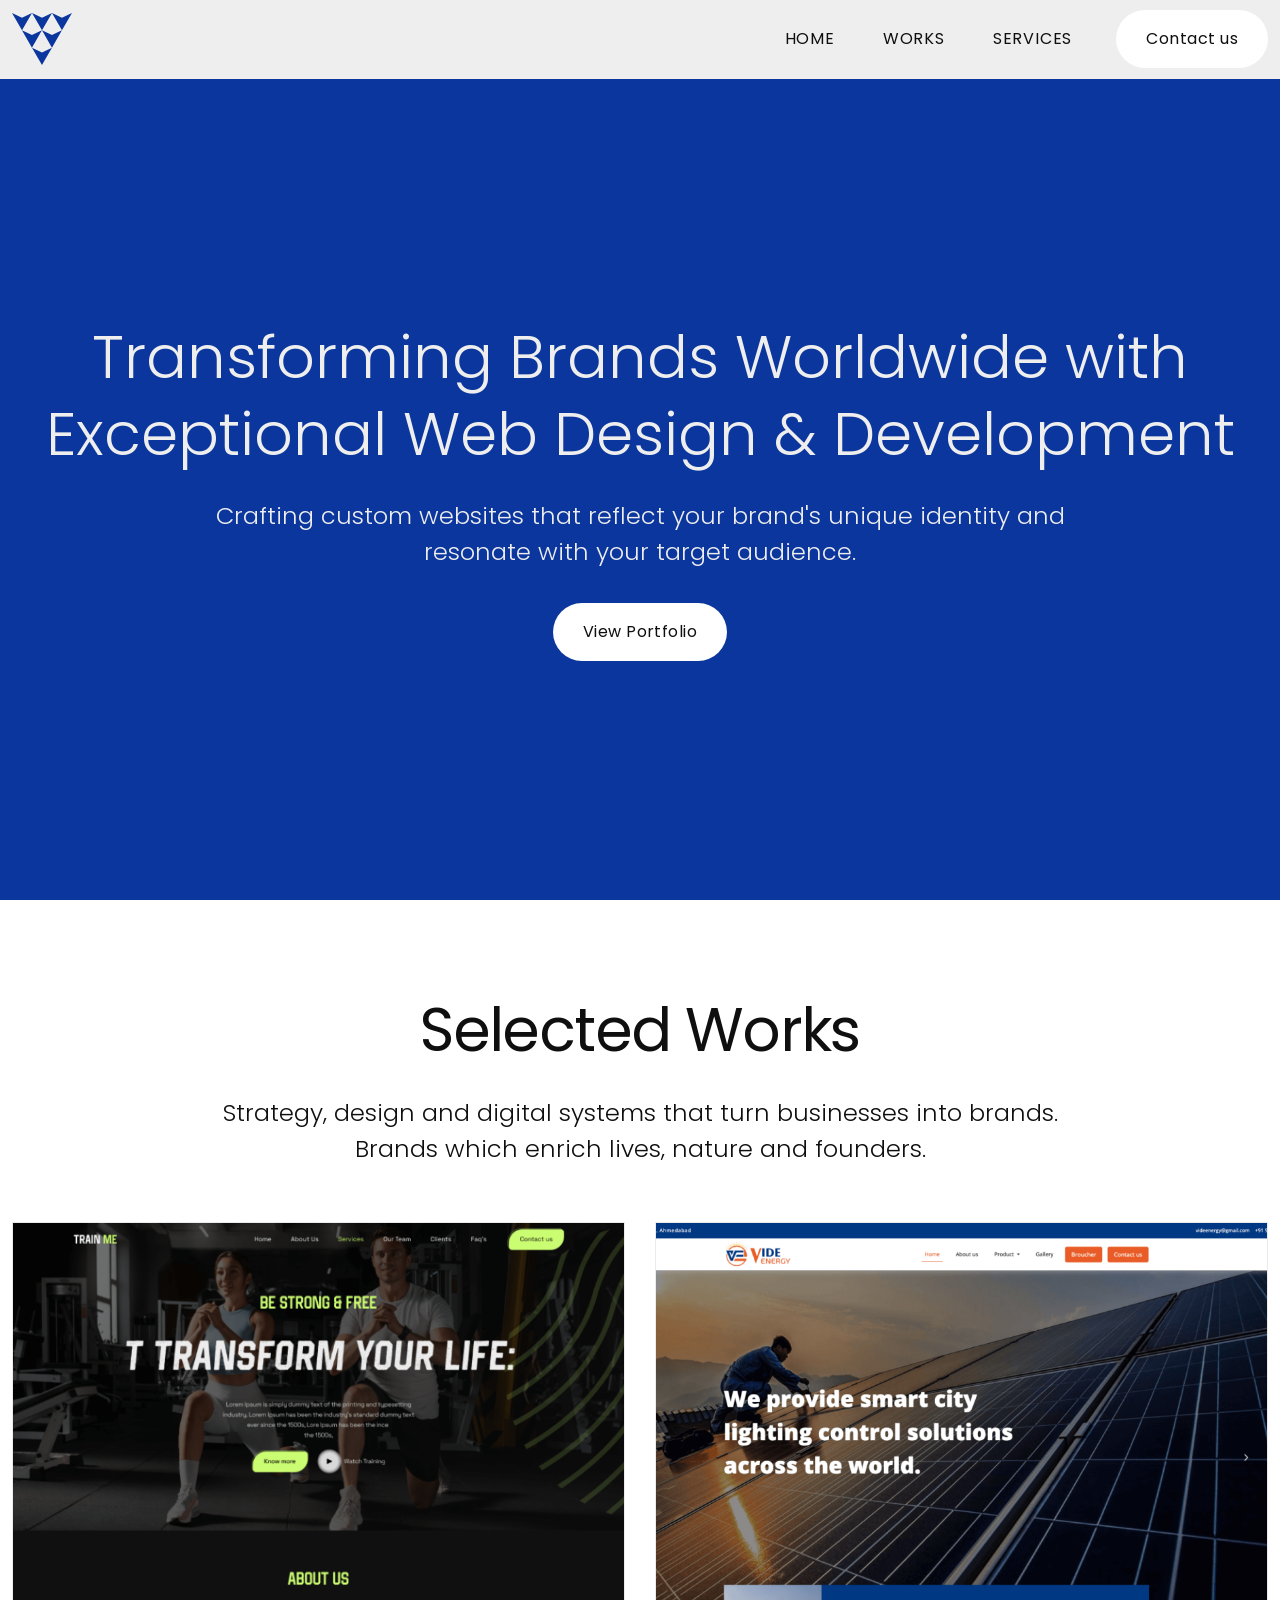
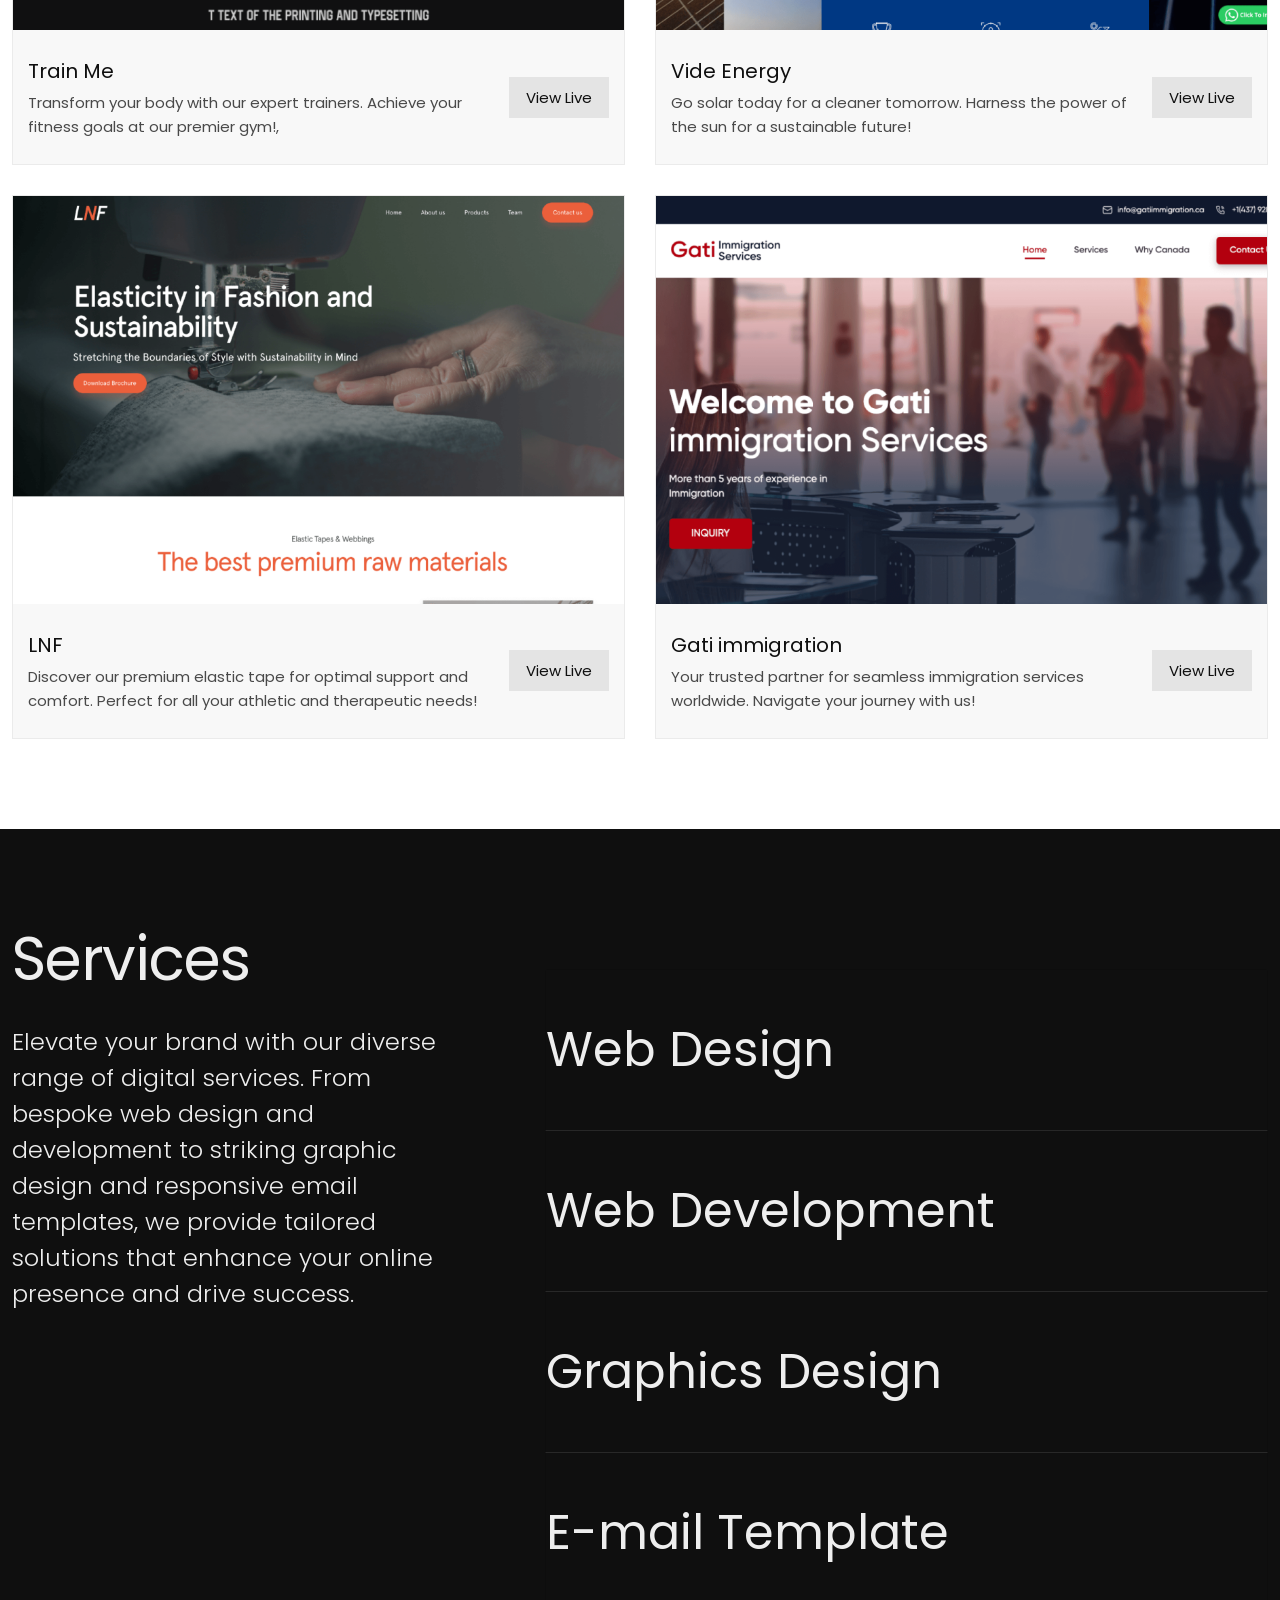
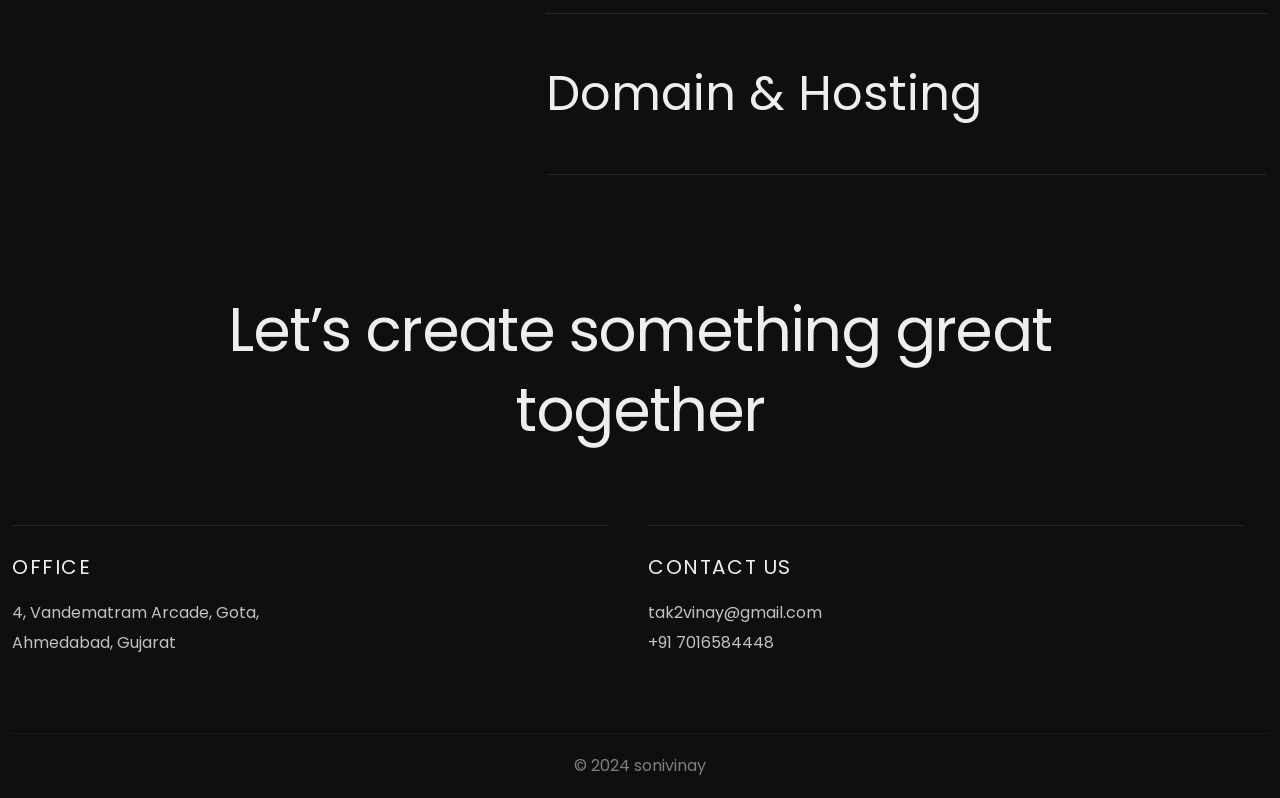
<file: index.html>
<!DOCTYPE html>
<html class="no-js" lang="en">
<!--<head>
    <meta http-equiv="x-ua-compatible" content="ie=edge">
    <meta name="viewport" content="width=device-width, initial-scale=1.0"/>
    <link rel="stylesheet" href="css/font-awesome.min.css">
    <link rel="stylesheet" href="css/bootstrap.css">
    <link rel="stylesheet" href="css/style.css">
    <link rel="stylesheet" href="css/owl.carousel.min.css">
    <title>Bootstrap 4 </title>
</head>-->

<head>
    <meta charset="UTF-8">
    <meta name="viewport" content="width=device-width, initial-scale=1.0">
    <title>Freelance UI/UX Designer &amp; Website Developer in Ahmedabad, Gujarat, India</title>

    <!-- Meta Tags for SEO -->
    <meta name="description" content="Freelance UI/UX designer and website developer based in Ahmedabad, Gujarat, India. Offering services in HTML5, Bootstrap 4 &amp; 5, JavaScript, ReactJS, AngularJS, Ionic, email template, SCSS, responsive website design, WordPress, and Tailwind CSS.">
    <meta name="keywords" content="freelance UI/UX designer, freelance website designer, freelance website developer, Ahmedabad, Gujarat, India, hire UI/UX designer, hire UI/UX developer, HTML5, Bootstrap 4, Bootstrap 5, JavaScript, ReactJS, AngularJS, Ionic, email template, SCSS, responsive website design, WordPress, Tailwind CSS">
    <meta name="author" content="Your Name">

    <!-- Open Graph tags for better social media sharing -->
    <meta property="og:title" content="Freelance UI/UX Designer &amp; Website Developer in Ahmedabad, Gujarat, India">
    <meta property="og:description" content="Freelance UI/UX designer and website developer based in Ahmedabad, Gujarat, India. Offering services in HTML5, Bootstrap 4 &amp; 5, JavaScript, ReactJS, AngularJS, Ionic, email template, SCSS, responsive website design, WordPress, and Tailwind CSS.">
    <meta property="og:image" content="url_to_your_image">
    <meta property="og:url" content="url_to_your_website">
    <meta property="og:site_name" content="Your Website Name">
    <meta property="og:type" content="website">

    <!-- Favicon -->
    <link rel="icon" href="path_to_your_favicon.ico" type="image/x-icon">

    <!-- Stylesheets -->
    <link rel="stylesheet" href="css/font-awesome.min.css">
    <link rel="stylesheet" href="css/bootstrap.css">
    <link rel="stylesheet" href="css/style.css">
</head>

<body>

<nav class="navbar navbar-expand-md fixed-top">
    <div class="container">
        <a class="navbar-brand" href="/"><img src="./img/v-logo.svg" alt="Vinay Logo" width="905" height="783" class="img-fluid" loading="lazy"></a>
        <!--        <button class="navbar-toggler" type="button" data-bs-toggle="collapse" data-bs-target="#navbarScroll" aria-controls="navbarScroll" aria-expanded="false" aria-label="Toggle navigation">-->
        <!--            <span class="navbar-toggler-icon"></span>-->
        <!--        </button>-->
        <button class="navbar-toggler p-0" type="button" data-bs-toggle="collapse" data-bs-target="#navbarScroll"
                aria-controls="navbarScroll" aria-expanded="false" aria-label="Toggle navigation">

            <span class="navbar-toggler-icon">
              <img src="./img/menu.svg" alt="menu" width="60" height="60" class="img-fluid" loading="lazy">
            </span>
        </button>


        <div class="collapse navbar-collapse" id="navbarScroll">
            <ul class="navbar-nav ms-auto navbar-nav-scroll" style="--bs-scroll-height: 100px;">
                <li class="nav-item active">
                    <a class="nav-link" aria-current="page" href="#home">Home</a>
                </li>
                <li class="nav-item">
                    <a class="nav-link" href="#works">Works</a>
                </li>
                <li class="nav-item">
                    <a class="nav-link" href="#services">Services</a>
                </li>
                <li class="nav-item d-md-none">
                    <a class="nav-link" href="#contact">Contact us</a>
                </li>
            </ul>
        </div>

        <div class="contact-uss">
            <span class="contact-us-header"><a class="nav-link" href="#contact">Contact us</a></span>
            <span class="quick-call d-md-none"><img src="./img/phone.svg" alt="call" width="34" height="34" class="img-fluid" loading="lazy"></span>
        </div>
    </div>
</nav>
<section class="section-hero" id="home">
    <div class="container">
        <div class="row">
            <div class="col-12">
                <div class="section-hero-inner text-center">
                    <!--                        <span class="font-primary font-50 font-born-regular my-3 d-block">Be Strong & Free</span>-->
                    <!--<h1 class="font-120"><span class="d-md-block font-90 font-white poppins-light gradient-text">Satellite </span>
                        <span class="d-md-block font-white">Louram & Lipsume</span></h1>-->
                    <h1 class="font-80 font-white poppins-light">Transforming Brands Worldwide with Exceptional Web Design & Development</h1>
                    <p class="font-26 font-white poppins-light para-text">Crafting custom websites that reflect your brand's unique identity and resonate with your target audience.</p>
                    <a href="#works" class="my-btn-black mt-2"> View Portfolio</a>
                </div>
            </div>
        </div>
    </div>
</section>
<section class="section-works ptb-100 bg-black-light" id="works">
    <div class="container">
        <div class="row">
            <div class="col-12">
                <div class="section-works-inner text-center">
                    <h2 class="sub-heading font-60 font-black">Selected Works</h2>
                    <p class="font-26 font-black poppins-light para-text">Strategy, design and digital systems that turn businesses into brands. Brands which enrich lives, nature and founders.</p>
                </div>
            </div>
        </div>


        <div class="row">
            <div class="col-12">
                <div class="our-works-main">
                    <ul class="nav nav-tabs d-none" id="myTab" role="tablist">
                        <li class="nav-item" role="presentation">
                            <button class="nav-link active" id="home-tab" data-bs-toggle="tab" data-bs-target="#home-work" type="button" role="tab" aria-controls="home-work" aria-selected="true">Home</button>
                        </li>
                        <li class="nav-item" role="presentation">
                            <button class="nav-link" id="profile-tab" data-bs-toggle="tab" data-bs-target="#profile-work" type="button" role="tab" aria-controls="profile-work" aria-selected="false">Profile</button>
                        </li>
                        <li class="nav-item" role="presentation">
                            <button class="nav-link" id="contact-tab" data-bs-toggle="tab" data-bs-target="#contact-work" type="button" role="tab" aria-controls="contact-work" aria-selected="false">Contact</button>
                        </li>
                    </ul>
                    <div class="tab-content" id="myTabContent">
                        <div class="tab-pane fade show active" id="home-work" role="tabpanel" aria-labelledby="home-tab">
                            <div class="section-work">
                                <a href="https://gym-eta-lac.vercel.app/" class="portfolio-main">
                                    <div class="pf-img">
                                        <img src="img/our-works/train.png" alt="GYM" width="1200" height="800" class="img-fluid w-100" loading="lazy">
                                    </div>
                                    <div class="pf-details">
                                        <div class="details me-2">
                                            <h4 class="font-20 font-black poppins-regular d-block mb-1">Train Me</h4>
                                            <span class="font-15 font-black poppins-regular opacity-75">Transform your body with our expert trainers. Achieve your fitness goals at our premier gym!,</span>
                                        </div>
                                        <div class="live-link font-15 font-black poppins-regular">View Live</div>
                                    </div>
                                </a>
                                <a href="http://videenergy.com/" class="portfolio-main">
                                    <div class="pf-img">
                                        <img src="img/our-works/vide.png" alt="vide energy" width="1200" height="800" class="img-fluid w-100" loading="lazy">
                                    </div>
                                    <div class="pf-details">
                                        <div class="details me-2">
                                            <h4 class="font-20 font-black poppins-regular d-block mb-1">Vide Energy</h4>
                                            <span class="font-15 font-black poppins-regular opacity-75">Go solar today for a cleaner tomorrow. Harness the power of the sun for a sustainable future!</span>
                                        </div>
                                        <div class="live-link font-15 font-black poppins-regular">View Live</div>
                                    </div>
                                </a>
                                <a href="https://nlf-seven.vercel.app/" class="portfolio-main">
                                    <div class="pf-img">
                                        <img src="img/our-works/lnf.png" alt="LNF" width="1200" height="800" class="img-fluid w-100" loading="lazy">
                                    </div>
                                    <div class="pf-details">
                                        <div class="details me-2">
                                            <h4 class="font-20 font-black poppins-regular d-block mb-1">LNF</h4>
                                            <span class="font-15 font-black poppins-regular opacity-75">Discover our premium elastic tape for optimal support and comfort. Perfect for all your athletic and therapeutic needs!</span>
                                        </div>
                                        <div class="live-link font-15 font-black poppins-regular">View Live</div>
                                    </div>
                                </a>

                                <a href="https://www.gatiimmigration.ca/" class="portfolio-main">
                                    <div class="pf-img">
                                        <img src="img/our-works/gati.png" alt="Gati immigration" width="1200" height="800" class="img-fluid w-100" loading="lazy">
                                    </div>
                                    <div class="pf-details">
                                        <div class="details me-2">
                                            <h4 class="font-20 font-black poppins-regular d-block mb-1">Gati immigration</h4>
                                            <span class="font-15 font-black poppins-regular opacity-75">Your trusted partner for seamless immigration services worldwide. Navigate your journey with us!</span>
                                        </div>
                                        <div class="live-link font-15 font-black poppins-regular">View Live</div>
                                    </div>
                                </a>

                            </div>
                        </div>
                        <div class="tab-pane fade" id="profile-work" role="tabpanel" aria-labelledby="profile-tab">
                            <div class="section-work">
                                <!-- Add content for Profile tab -->
                                <div class="portfolio-main">
                                    <div class="">
                                        <img src="./img/works/pff.png" alt="healthcare" width="540" height="450" class="img-fluid" loading="lazy">
                                    </div>
                                </div>
                                <!-- Add more portfolio items or other content as needed -->
                            </div>
                        </div>
                        <div class="tab-pane fade" id="contact-work" role="tabpanel" aria-labelledby="contact-tab">
                            <!-- Add content for Contact tab -->
                            <p>Contact tab content goes here.</p>
                        </div>
                    </div>
                </div>
            </div>
        </div>
    </div>
</section>
<section class="section-services ptb-100" id="services">
    <div class="container">
        <div class="row">
            <div class="col-12 col-lg-5">
                <div class="section-services-inner text-center text-md-start">
                    <h2 class="sub-heading font-60 font-white">Services</h2>
                    <p class="font-26 font-white poppins-light para-text pe-md-5">Elevate your brand with our diverse range of digital services. From bespoke web design and development to striking graphic design and responsive email templates, we provide tailored solutions that enhance your online presence and drive success.</p>
                </div>
            </div>
            <div class="col-12 col-lg-7">
                <div class="section-services-details">
                    <div class="accordion" id="industriesList">
                        <div class="accordion-item">
                            <h3 class="accordion-header" id="indOne">
                                <button class="accordion-button border-0 bg-nether-whiteblue" type="button"
                                        data-bs-toggle="collapse" data-bs-target="#collapseOne" aria-expanded="true"
                                        aria-controls="collapseOne">
                                    <span class="sub-heading font-50 font-white">Web Design</span>
                                </button>
                            </h3>
                            <div id="collapseOne" class="accordion-collapse collapse show" aria-labelledby="indOne"
                                 data-bs-parent="#industriesList">
                                <div class="accordion-body">
                                    <span class="img-wrap d-block">
                                        <img src="./img/services/web-design.webp" alt="web design" width="700"
                                             height="400" class="img-fluid" loading="lazy">
                                    </span>
                                    <div class="ind-desc">
                                        <ul class="p-0 list-unstyled mb-0">
                                            <li class="font-18">Customized Designs</li>
                                            <li class="font-18">User Experience (UX) Focus</li>
                                            <li class="font-18">Responsive Design</li>
                                            <li class="font-18">SEO-friendly</li>
                                            <li class="font-18">Conversion Optimization</li>
                                        </ul>
                                    </div>

                                </div>
                            </div>
                        </div>
                        <div class="accordion-item">
                            <h3 class="accordion-header" id="indTwo">
                                <button class="accordion-button collapsed border-0 bg-nether-whiteblue" type="button"
                                        data-bs-toggle="collapse" data-bs-target="#collapseTwo" aria-expanded="false"
                                        aria-controls="collapseTwo">
                                    <span class="sub-heading font-50 font-white">Web Development</span>
                                </button>
                            </h3>
                            <div id="collapseTwo" class="accordion-collapse collapse" aria-labelledby="indTwo"
                                 data-bs-parent="#industriesList">
                                <div class="accordion-body">
                                    <span class="img-wrap d-block">
                                        <img src="./img/services/web-development.webp" alt="web development" width="700"
                                             height="400" class="img-fluid" loading="lazy">
                                    </span>
                                    <div class="ind-desc">
                                        <ul class="p-0 list-unstyled mb-0">
                                            <li class="font-18">Custom Development</li>
                                            <li class="font-18">E-commerce Solutions</li>
                                            <li class="font-18">Backend Development</li>
                                            <li class="font-18">Integration</li>
                                            <li class="font-18">Maintenance and Support</li>

                                        </ul>
                                    </div>
                                </div>
                            </div>
                        </div>
                        <div class="accordion-item">
                            <h3 class="accordion-header" id="indThree">
                                <button class="accordion-button collapsed border-0 bg-nether-whiteblue" type="button"
                                        data-bs-toggle="collapse" data-bs-target="#collapseThree" aria-expanded="false"
                                        aria-controls="collapseThree">
                                    <span class="sub-heading font-50 font-white">Graphics Design</span>
                                </button>
                            </h3>
                            <div id="collapseThree" class="accordion-collapse collapse" aria-labelledby="indThree"
                                 data-bs-parent="#industriesList">
                                <div class="accordion-body">
                                    <span class="img-wrap d-block">
                                        <img src="./img/services/graphics-design.webp" alt="graphics design" width="700"
                                             height="400" class="img-fluid" loading="lazy">
                                    </span>
                                    <div class="ind-desc">
                                        <ul class="p-0 list-unstyled mb-0">
                                            <li class="font-18">Branding & Identity</li>
                                            <li class="font-18">Marketing Collateral</li>
                                            <li class="font-18">Digital Graphics</li>
                                            <li class="font-18">Illustrations and Icons</li>
                                            <li class="font-18">Print Design</li>
                                        </ul>
                                    </div>
                                </div>
                            </div>
                        </div>
                        <div class="accordion-item">
                            <h3 class="accordion-header" id="indFour">
                                <button class="accordion-button collapsed border-0 bg-nether-whiteblue" type="button"
                                        data-bs-toggle="collapse" data-bs-target="#collapseFour" aria-expanded="false"
                                        aria-controls="collapseFour">
                                    <span class="sub-heading font-50 font-white">E-mail Template</span>
                                </button>
                            </h3>
                            <div id="collapseFour" class="accordion-collapse collapse" aria-labelledby="indFour"
                                 data-bs-parent="#industriesList">
                                <div class="accordion-body">
                                    <span class="img-wrap d-block">
                                        <img src="./img/services/email-template.webp" alt="email template" width="700"
                                             height="400" class="img-fluid" loading="lazy">
                                    </span>
                                    <div class="ind-desc">
                                        <ul class="p-0 list-unstyled mb-0">
                                            <li class="font-18">Custom Template Design</li>
                                            <li class="font-18">Responsive Design</li>
                                            <li class="font-18">Call-to-Action (CTA) Optimization</li>
                                            <li class="font-18">Branding Consistency</li>
                                            <li class="font-18">Analytics and Reporting</li>
                                        </ul>
                                    </div>
                                </div>
                            </div>
                        </div>
                        <div class="accordion-item">
                            <h3 class="accordion-header" id="indFive">
                                <button class="accordion-button collapsed border-0 bg-nether-whiteblue" type="button"
                                        data-bs-toggle="collapse" data-bs-target="#collapseFive" aria-expanded="false"
                                        aria-controls="collapseFive">
                                    <span class="sub-heading font-50 font-white">Domain & Hosting</span>
                                </button>
                            </h3>
                            <div id="collapseFive" class="accordion-collapse collapse" aria-labelledby="indFive"
                                 data-bs-parent="#industriesList">
                                <div class="accordion-body">
                                    <span class="img-wrap d-block">
                                        <img src="./img/services/hosting.webp" alt="hosting" width="700"
                                             height="400" class="img-fluid" loading="lazy">
                                    </span>
                                    <div class="ind-desc">
                                        <ul class="p-0 list-unstyled mb-0">
                                            <li class="font-18">Domain Registration</li>
                                            <li class="font-18">Hosting Services</li>
                                            <li class="font-18">Server Management</li>
                                            <li class="font-18">Security Features</li>
                                            <li class="font-18">Scalability</li>
                                        </ul>
                                    </div>
                                </div>
                            </div>
                        </div>
                    </div>
                </div>
            </div>
        </div>
    </div>
</section>
<div class="section-footer" id="contact">
    <div class="container">
        <div class="row justify-content-between">
            <div class="col-lg-12">
                <div class="sub-title text-center">
                    <h2 class="sub-heading font-60 font-white" style="max-width: 900px; margin: 25px auto;">Let’s create something great together</h2>
                </div>
            </div>
            <div class="row">
                <div class="col-lg-12">
                    <div class="footer-main">
                        <div class="footer-inner">
                            <h3 class="footer-heading font-20">Office</h3>
                            <div class="address">
                                <p>4, Vandematram Arcade, Gota,</p>
                                <p>Ahmedabad, Gujarat</p>
                            </div>
                        </div>
                        <div class="footer-inner">
                            <h3 class="footer-heading font-20">Contact us</h3>
                            <ul class="footer-links contact-us">
                                <li>
                                    <a href="mailto:tak2vinay@gmail.com">tak2vinay@gmail.com</a>
                                </li>
                                <li>
                                    <a href="tel:+917016584448">+91 7016584448</a>
                                </li>
                                <!--<span class="connect-on-whatsapp">
                                    <a href="https://wa.me/917016584448">
                                        <img src="img/common/whatsapp.svg" alt="WhatsApp Icon" style="width: 36px; height: 36px;">
                                    </a>
                                </span>-->
                            </ul>
                        </div>
                        <div class="footer-inner d-none">
                            <h3 class="footer-heading font-20">Follow us</h3>
                            <ul class="follow-us">
                                <li>
                                    <a href="https://www.instagram.com" target="_blank"
                                       rel="noopener noreferrer">INSTAGRAM</a>
                                </li>
                                <li>
                                    <a href="https://www.facebook.com" target="_blank"
                                       rel="noopener noreferrer">FACEBOOK</a>
                                </li>
                            </ul>
                        </div>
                    </div>
                </div>
            </div>


        </div>

        <div class="row">
            <div class="col-md-6 d-none">
                <div class="footer-main">
                    <div class="footer-inner">
                        <h3 class="footer-heading font-20">Office</h3>
                        <div class="address">
                            <p>4, Vandematram Arcade, Gota,</p>
                            <p>Ahmedabad, Gujarat</p>
                        </div>
                    </div>
                    <div class="footer-inner">
                        <h3 class="footer-heading font-20">Contact us</h3>
                        <ul class="footer-links contact-us">
                            <li>
                                <a href="mailto:tak2vinay@gmail.com">tak2vinay@gmail.com</a>
                            </li>
                            <li>
                                <a href="tel:+917016584448">+91 7016584448</a>
                            </li>

                           <!-- <span class="connect-on-whatsapp">
                                <a href="https://wa.me/917016584448">
                                    <img src="img/common/whatsapp.svg" alt="WhatsApp Icon" style="width: 36px; height: 36px;">
                                </a>
                            </span>-->

                        </ul>
                    </div>
                    <div class="footer-inner">
                        <h3 class="footer-heading font-20">Follow us</h3>
                        <ul class="follow-us">
                            <li>
                                <a href="https://www.instagram.com" target="_blank"
                                   rel="noopener noreferrer">INSTAGRAM</a>
                            </li>
                            <li>
                                <a href="https://www.facebook.com" target="_blank"
                                   rel="noopener noreferrer">FACEBOOK</a>
                            </li>
                        </ul>
                    </div>
                </div>
            </div>
            <div class="col-md-12">
                <div class="copy-tight inter-light font-14 opacity-50 mx-auto font-white"> © 2024 sonivinay</div>
            </div>
        </div>
    </div>
</div>

<section class="section-about ptb-100 d-none">
    <div class="container">
        <div class="row">
            <div class="col-12">
                <div class="section-about-inner text-center">
                    <span class="font-primary poppins-regular font-18 my-3 d-block">What we offer</span>
                    <h2 class="sub-heading font-60 font-white">Our Fitness Solutions</h2>
                </div>
            </div>
        </div>
    </div>
    <div class="container-fluid">
        <div class="row">
            <div class="col-12">
                <section class="owl">
                    <h2>Owl</h2>
                    <div class="owl-carousel owl-theme">
                        <div class="item"><h4>1</h4></div>
                        <div class="item"><h4>2</h4></div>
                        <div class="item"><h4>3</h4></div>
                        <div class="item"><h4>4</h4></div>
                        <div class="item"><h4>5</h4></div>
                        <div class="item"><h4>6</h4></div>
                        <div class="item"><h4>7</h4></div>
                        <div class="item"><h4>8</h4></div>
                        <div class="item"><h4>9</h4></div>
                        <div class="item"><h4>10</h4></div>
                    </div>
                </section>
            </div>
        </div>
    </div>
</section>




<!--- section gallery start --->
<section class="section-gallery ptb-100 d-none">
    <div class="container-fluid">
        <div class="row">
            <div class="col-12">
                <div class="section-about-inner text-center">
                    <span class="font-primary poppins-regular font-18 my-3 d-block">What we offer</span>
                    <h2 class="sub-heading font-60 font-white">Our Fitness Solutions</h2>
                    <p class="font-18 font-white poppins-regular hero-description opacity-75 my-3">With me, you get
                        professional training in a relaxed atmosphere, where the focus is on personal development and
                        results. Lorem Ipsum is simply dummy text of the printing and typesetting industry. Lorem Ipsum
                        has been the industry's standard dummy text ever a type specimen book. It has survived not only
                        five centuries, but also the leap into electronic typesetting, remaining essentially unchanged
                    </p>
                </div>
            </div>
        </div>
        <div class="row">
            <div class="col-md-12">
                <div class="gallery">
                    <div class="item tall">1</div>
                    <div class="item">2</div>
                    <div class="item tall">3</div>
                    <div class="item">4</div>
                    <div class="item tall">5</div>
                    <div class="item">6</div>
                </div>
            </div>
        </div>
    </div>
</section>
<!--- section gallery end --->



<script src="js/jquery.min.js"></script>
<script src="js/popper.min.js"></script>
<script src="js/bootstrap.min.js"></script>
<script src="js/owl.carousel.min.js"></script>
<script src="js/custom.js"></script>

</body>
</html>
</file>
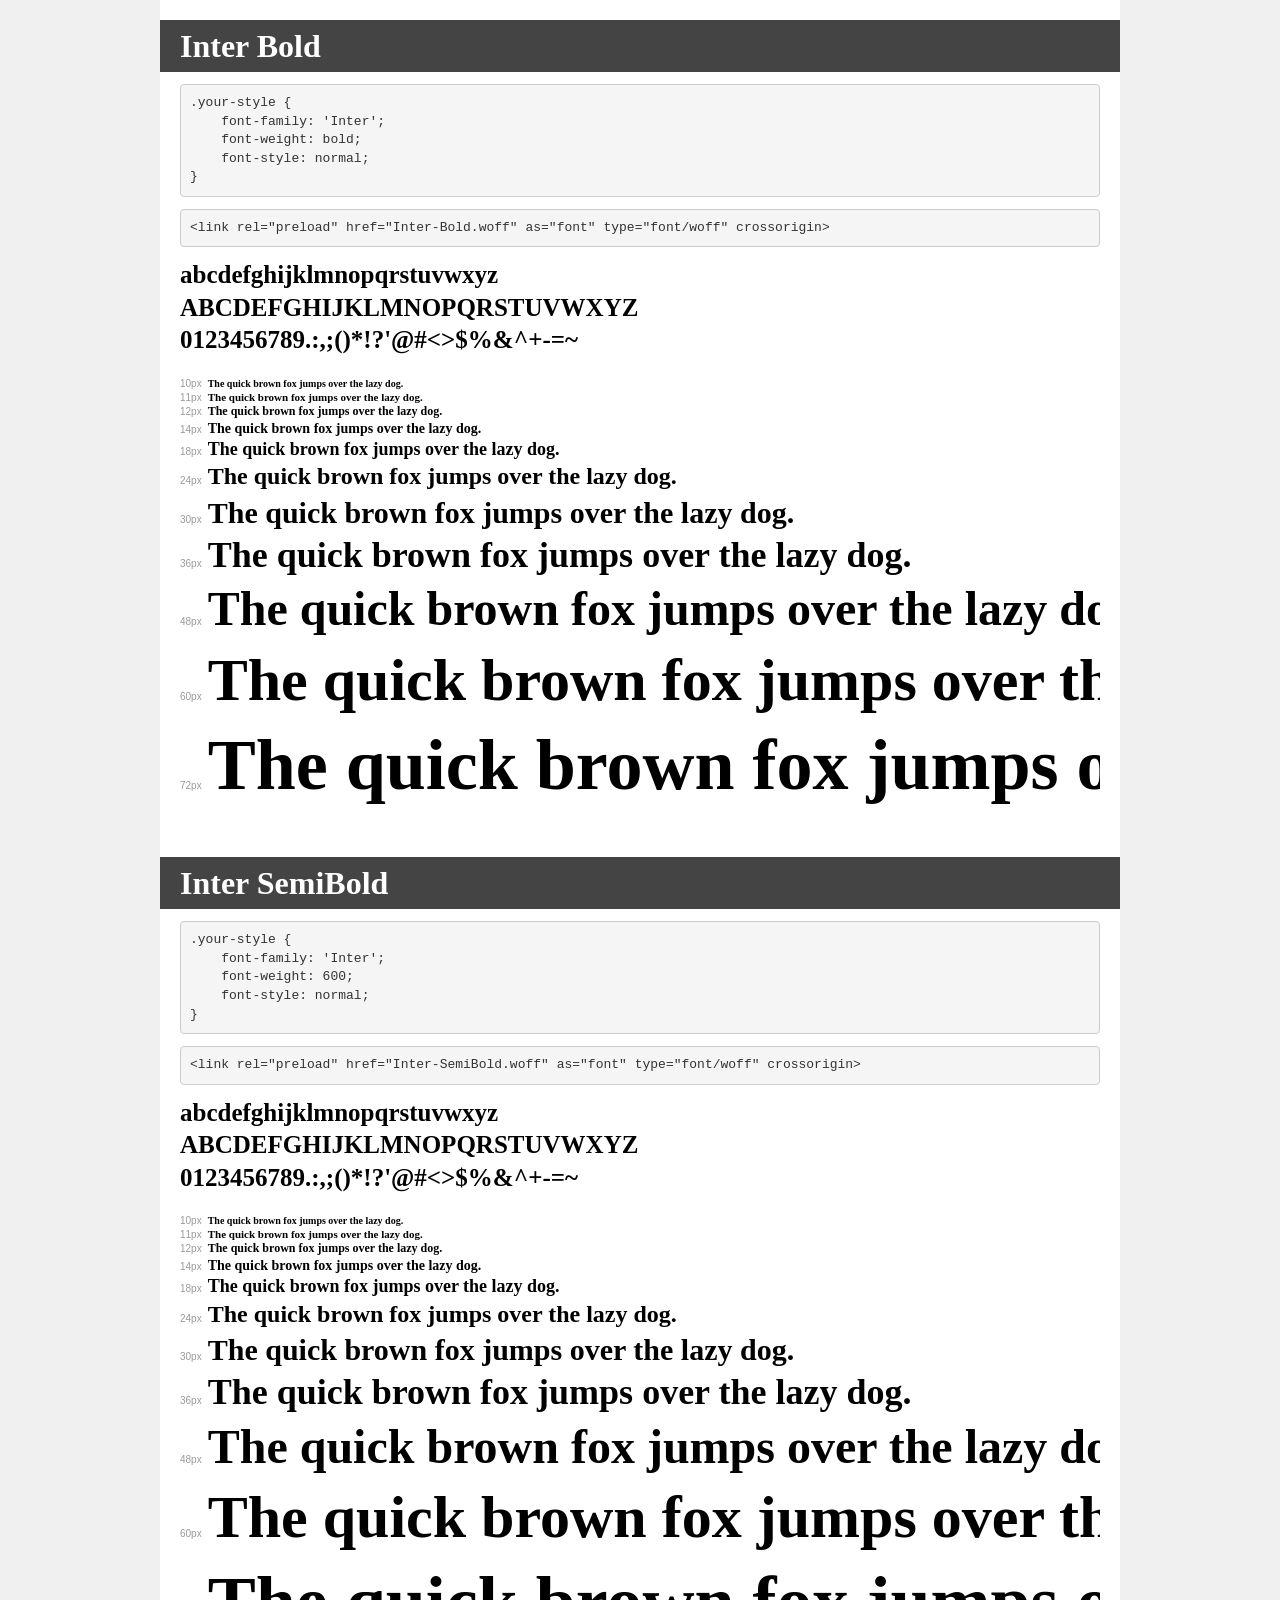
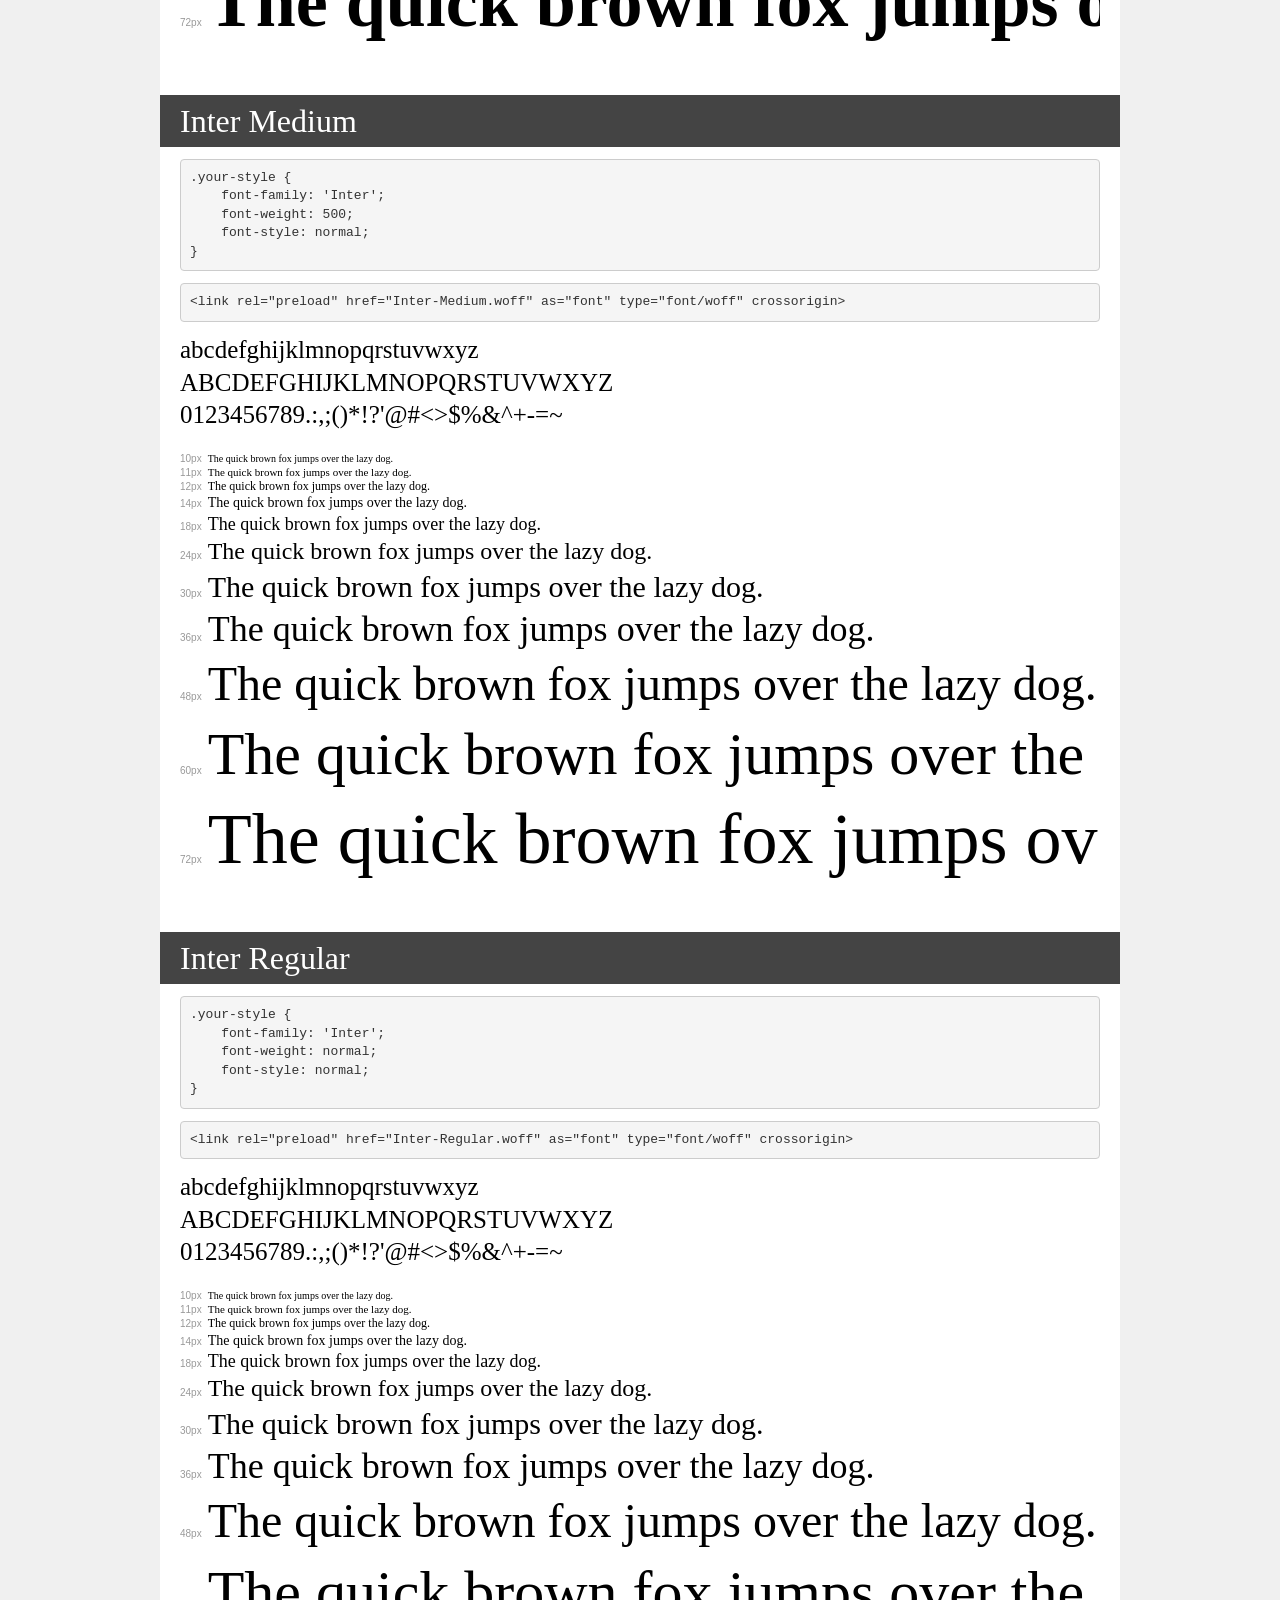
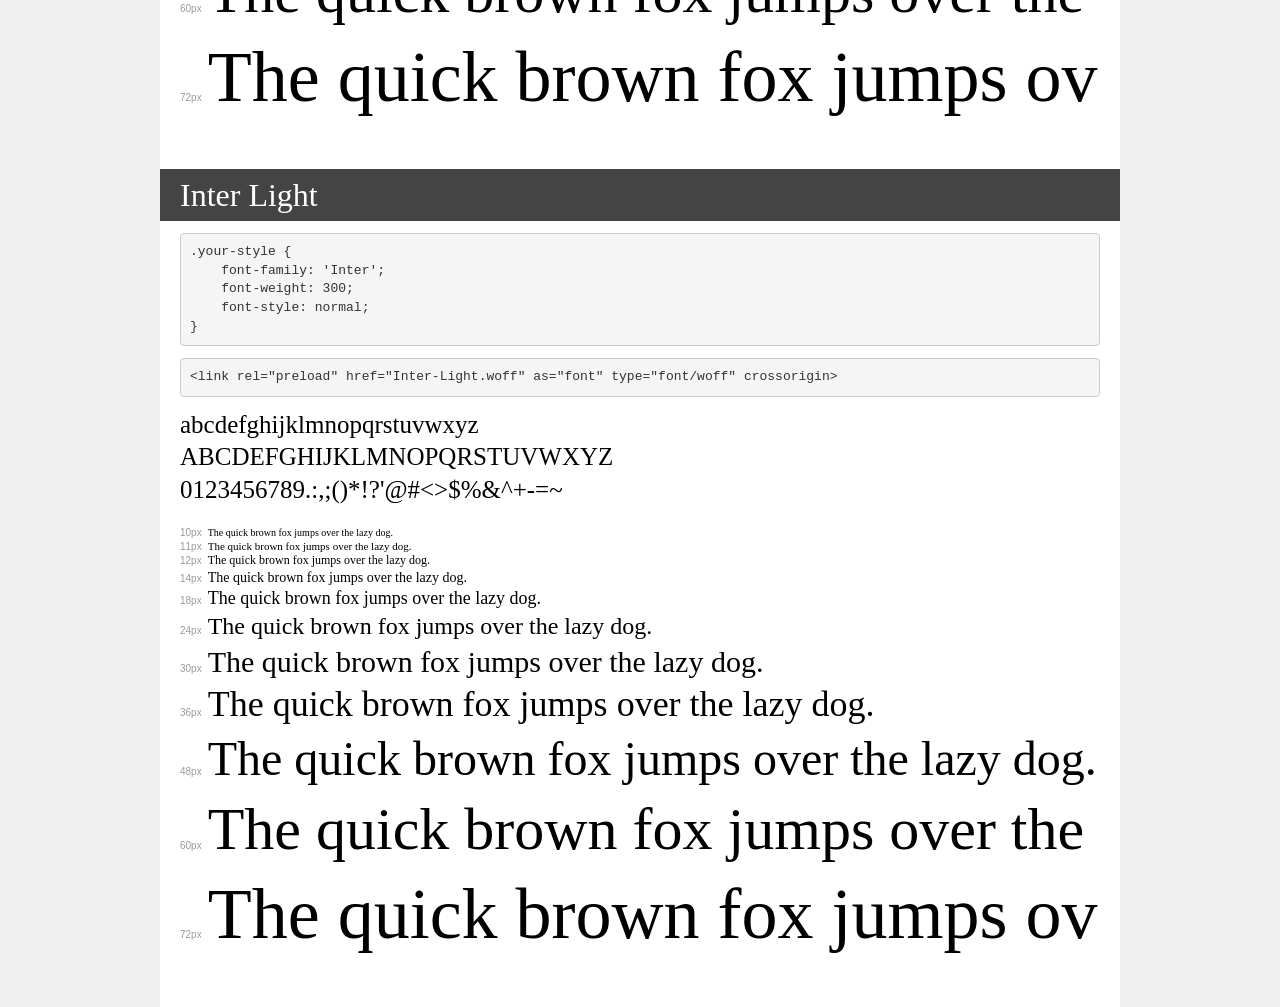
<file: my-fonts/demo.html>
<!DOCTYPE html>
<html lang="en">
<head>
    <meta charset="utf-8">
    <meta http-equiv="X-UA-Compatible" content="IE=edge">
    <meta name="viewport" content="width=device-width, initial-scale=1">
    <meta name="robots" content="noindex, noarchive">
    <meta name="format-detection" content="telephone=no">
    <title>Transfonter demo</title>
    <link href="stylesheet.css" rel="stylesheet">
    <style>
        /*
        http://meyerweb.com/eric/tools/css/reset/
        v2.0 | 20110126
        License: none (public domain)
        */
        html, body, div, span, applet, object, iframe,
        h1, h2, h3, h4, h5, h6, p, blockquote, pre,
        a, abbr, acronym, address, big, cite, code,
        del, dfn, em, img, ins, kbd, q, s, samp,
        small, strike, strong, sub, sup, tt, var,
        b, u, i, center,
        dl, dt, dd, ol, ul, li,
        fieldset, form, label, legend,
        table, caption, tbody, tfoot, thead, tr, th, td,
        article, aside, canvas, details, embed,
        figure, figcaption, footer, header, hgroup,
        menu, nav, output, ruby, section, summary,
        time, mark, audio, video {
            margin: 0;
            padding: 0;
            border: 0;
            font-size: 100%;
            font: inherit;
            vertical-align: baseline;
        }
        /* HTML5 display-role reset for older browsers */
        article, aside, details, figcaption, figure,
        footer, header, hgroup, menu, nav, section {
            display: block;
        }
        body {
            line-height: 1;
        }
        ol, ul {
            list-style: none;
        }
        blockquote, q {
            quotes: none;
        }
        blockquote:before, blockquote:after,
        q:before, q:after {
            content: '';
            content: none;
        }
        table {
            border-collapse: collapse;
            border-spacing: 0;
        }
        /* demo styles */
        body {
            background: #f0f0f0;
            color: #000;
        }
        .page {
            background: #fff;
            width: 920px;
            margin: 0 auto;
            padding: 20px 20px 0 20px;
            overflow: hidden;
        }
        .font-container {
            overflow-x: auto;
            overflow-y: hidden;
            margin-bottom: 40px;
            line-height: 1.3;
            white-space: nowrap;
            padding-bottom: 5px;
        }
        h1 {
            position: relative;
            background: #444;
            font-size: 32px;
            color: #fff;
            padding: 10px 20px;
            margin: 0 -20px 12px -20px;
        }
        .letters {
            font-size: 25px;
            margin-bottom: 20px;
        }
        .s10:before {
            content: '10px';
        }
        .s11:before {
            content: '11px';
        }
        .s12:before {
            content: '12px';
        }
        .s14:before {
            content: '14px';
        }
        .s18:before {
            content: '18px';
        }
        .s24:before {
            content: '24px';
        }
        .s30:before {
            content: '30px';
        }
        .s36:before {
            content: '36px';
        }
        .s48:before {
            content: '48px';
        }
        .s60:before {
            content: '60px';
        }
        .s72:before {
            content: '72px';
        }
        .s10:before, .s11:before, .s12:before, .s14:before,
        .s18:before, .s24:before, .s30:before, .s36:before,
        .s48:before, .s60:before, .s72:before {
            font-family: Arial, sans-serif;
            font-size: 10px;
            font-weight: normal;
            font-style: normal;
            color: #999;
            padding-right: 6px;
        }
        pre {
            display: block;
            padding: 9px;
            margin: 0 0 12px;
            font-family: Monaco, Menlo, Consolas, "Courier New", monospace;
            font-size: 13px;
            line-height: 1.428571429;
            color: #333;
            font-weight: normal;
            font-style: normal;
            background-color: #f5f5f5;
            border: 1px solid #ccc;
            overflow-x: auto;
            border-radius: 4px;
        }
        /* responsive */
        @media (max-width: 959px) {
            .page {
                width: auto;
                margin: 0;
            }
        }
    </style>
</head>
<body>
<div class="page">
    <div class="demo">
        <h1 style="font-family: 'Inter'; font-weight: bold; font-style: normal;">Inter Bold</h1>
        <pre title="Usage">.your-style {
    font-family: 'Inter';
    font-weight: bold;
    font-style: normal;
}</pre>
        <pre title="Preload (optional)">
&lt;link rel=&quot;preload&quot; href=&quot;Inter-Bold.woff&quot; as=&quot;font&quot; type=&quot;font/woff&quot; crossorigin&gt;</pre>
        <div class="font-container" style="font-family: 'Inter'; font-weight: bold; font-style: normal;">
            <p class="letters">
                abcdefghijklmnopqrstuvwxyz<br>
ABCDEFGHIJKLMNOPQRSTUVWXYZ<br>
                0123456789.:,;()*!?'@#&lt;&gt;$%&^+-=~
            </p>
            <p class="s10" style="font-size: 10px;">The quick brown fox jumps over the lazy dog.</p>
            <p class="s11" style="font-size: 11px;">The quick brown fox jumps over the lazy dog.</p>
            <p class="s12" style="font-size: 12px;">The quick brown fox jumps over the lazy dog.</p>
            <p class="s14" style="font-size: 14px;">The quick brown fox jumps over the lazy dog.</p>
            <p class="s18" style="font-size: 18px;">The quick brown fox jumps over the lazy dog.</p>
            <p class="s24" style="font-size: 24px;">The quick brown fox jumps over the lazy dog.</p>
            <p class="s30" style="font-size: 30px;">The quick brown fox jumps over the lazy dog.</p>
            <p class="s36" style="font-size: 36px;">The quick brown fox jumps over the lazy dog.</p>
            <p class="s48" style="font-size: 48px;">The quick brown fox jumps over the lazy dog.</p>
            <p class="s60" style="font-size: 60px;">The quick brown fox jumps over the lazy dog.</p>
            <p class="s72" style="font-size: 72px;">The quick brown fox jumps over the lazy dog.</p>
        </div>
    </div>

    <div class="demo">
        <h1 style="font-family: 'Inter'; font-weight: 600; font-style: normal;">Inter SemiBold</h1>
        <pre title="Usage">.your-style {
    font-family: 'Inter';
    font-weight: 600;
    font-style: normal;
}</pre>
        <pre title="Preload (optional)">
&lt;link rel=&quot;preload&quot; href=&quot;Inter-SemiBold.woff&quot; as=&quot;font&quot; type=&quot;font/woff&quot; crossorigin&gt;</pre>
        <div class="font-container" style="font-family: 'Inter'; font-weight: 600; font-style: normal;">
            <p class="letters">
                abcdefghijklmnopqrstuvwxyz<br>
ABCDEFGHIJKLMNOPQRSTUVWXYZ<br>
                0123456789.:,;()*!?'@#&lt;&gt;$%&^+-=~
            </p>
            <p class="s10" style="font-size: 10px;">The quick brown fox jumps over the lazy dog.</p>
            <p class="s11" style="font-size: 11px;">The quick brown fox jumps over the lazy dog.</p>
            <p class="s12" style="font-size: 12px;">The quick brown fox jumps over the lazy dog.</p>
            <p class="s14" style="font-size: 14px;">The quick brown fox jumps over the lazy dog.</p>
            <p class="s18" style="font-size: 18px;">The quick brown fox jumps over the lazy dog.</p>
            <p class="s24" style="font-size: 24px;">The quick brown fox jumps over the lazy dog.</p>
            <p class="s30" style="font-size: 30px;">The quick brown fox jumps over the lazy dog.</p>
            <p class="s36" style="font-size: 36px;">The quick brown fox jumps over the lazy dog.</p>
            <p class="s48" style="font-size: 48px;">The quick brown fox jumps over the lazy dog.</p>
            <p class="s60" style="font-size: 60px;">The quick brown fox jumps over the lazy dog.</p>
            <p class="s72" style="font-size: 72px;">The quick brown fox jumps over the lazy dog.</p>
        </div>
    </div>

    <div class="demo">
        <h1 style="font-family: 'Inter'; font-weight: 500; font-style: normal;">Inter Medium</h1>
        <pre title="Usage">.your-style {
    font-family: 'Inter';
    font-weight: 500;
    font-style: normal;
}</pre>
        <pre title="Preload (optional)">
&lt;link rel=&quot;preload&quot; href=&quot;Inter-Medium.woff&quot; as=&quot;font&quot; type=&quot;font/woff&quot; crossorigin&gt;</pre>
        <div class="font-container" style="font-family: 'Inter'; font-weight: 500; font-style: normal;">
            <p class="letters">
                abcdefghijklmnopqrstuvwxyz<br>
ABCDEFGHIJKLMNOPQRSTUVWXYZ<br>
                0123456789.:,;()*!?'@#&lt;&gt;$%&^+-=~
            </p>
            <p class="s10" style="font-size: 10px;">The quick brown fox jumps over the lazy dog.</p>
            <p class="s11" style="font-size: 11px;">The quick brown fox jumps over the lazy dog.</p>
            <p class="s12" style="font-size: 12px;">The quick brown fox jumps over the lazy dog.</p>
            <p class="s14" style="font-size: 14px;">The quick brown fox jumps over the lazy dog.</p>
            <p class="s18" style="font-size: 18px;">The quick brown fox jumps over the lazy dog.</p>
            <p class="s24" style="font-size: 24px;">The quick brown fox jumps over the lazy dog.</p>
            <p class="s30" style="font-size: 30px;">The quick brown fox jumps over the lazy dog.</p>
            <p class="s36" style="font-size: 36px;">The quick brown fox jumps over the lazy dog.</p>
            <p class="s48" style="font-size: 48px;">The quick brown fox jumps over the lazy dog.</p>
            <p class="s60" style="font-size: 60px;">The quick brown fox jumps over the lazy dog.</p>
            <p class="s72" style="font-size: 72px;">The quick brown fox jumps over the lazy dog.</p>
        </div>
    </div>

    <div class="demo">
        <h1 style="font-family: 'Inter'; font-weight: normal; font-style: normal;">Inter Regular</h1>
        <pre title="Usage">.your-style {
    font-family: 'Inter';
    font-weight: normal;
    font-style: normal;
}</pre>
        <pre title="Preload (optional)">
&lt;link rel=&quot;preload&quot; href=&quot;Inter-Regular.woff&quot; as=&quot;font&quot; type=&quot;font/woff&quot; crossorigin&gt;</pre>
        <div class="font-container" style="font-family: 'Inter'; font-weight: normal; font-style: normal;">
            <p class="letters">
                abcdefghijklmnopqrstuvwxyz<br>
ABCDEFGHIJKLMNOPQRSTUVWXYZ<br>
                0123456789.:,;()*!?'@#&lt;&gt;$%&^+-=~
            </p>
            <p class="s10" style="font-size: 10px;">The quick brown fox jumps over the lazy dog.</p>
            <p class="s11" style="font-size: 11px;">The quick brown fox jumps over the lazy dog.</p>
            <p class="s12" style="font-size: 12px;">The quick brown fox jumps over the lazy dog.</p>
            <p class="s14" style="font-size: 14px;">The quick brown fox jumps over the lazy dog.</p>
            <p class="s18" style="font-size: 18px;">The quick brown fox jumps over the lazy dog.</p>
            <p class="s24" style="font-size: 24px;">The quick brown fox jumps over the lazy dog.</p>
            <p class="s30" style="font-size: 30px;">The quick brown fox jumps over the lazy dog.</p>
            <p class="s36" style="font-size: 36px;">The quick brown fox jumps over the lazy dog.</p>
            <p class="s48" style="font-size: 48px;">The quick brown fox jumps over the lazy dog.</p>
            <p class="s60" style="font-size: 60px;">The quick brown fox jumps over the lazy dog.</p>
            <p class="s72" style="font-size: 72px;">The quick brown fox jumps over the lazy dog.</p>
        </div>
    </div>

    <div class="demo">
        <h1 style="font-family: 'Inter'; font-weight: 300; font-style: normal;">Inter Light</h1>
        <pre title="Usage">.your-style {
    font-family: 'Inter';
    font-weight: 300;
    font-style: normal;
}</pre>
        <pre title="Preload (optional)">
&lt;link rel=&quot;preload&quot; href=&quot;Inter-Light.woff&quot; as=&quot;font&quot; type=&quot;font/woff&quot; crossorigin&gt;</pre>
        <div class="font-container" style="font-family: 'Inter'; font-weight: 300; font-style: normal;">
            <p class="letters">
                abcdefghijklmnopqrstuvwxyz<br>
ABCDEFGHIJKLMNOPQRSTUVWXYZ<br>
                0123456789.:,;()*!?'@#&lt;&gt;$%&^+-=~
            </p>
            <p class="s10" style="font-size: 10px;">The quick brown fox jumps over the lazy dog.</p>
            <p class="s11" style="font-size: 11px;">The quick brown fox jumps over the lazy dog.</p>
            <p class="s12" style="font-size: 12px;">The quick brown fox jumps over the lazy dog.</p>
            <p class="s14" style="font-size: 14px;">The quick brown fox jumps over the lazy dog.</p>
            <p class="s18" style="font-size: 18px;">The quick brown fox jumps over the lazy dog.</p>
            <p class="s24" style="font-size: 24px;">The quick brown fox jumps over the lazy dog.</p>
            <p class="s30" style="font-size: 30px;">The quick brown fox jumps over the lazy dog.</p>
            <p class="s36" style="font-size: 36px;">The quick brown fox jumps over the lazy dog.</p>
            <p class="s48" style="font-size: 48px;">The quick brown fox jumps over the lazy dog.</p>
            <p class="s60" style="font-size: 60px;">The quick brown fox jumps over the lazy dog.</p>
            <p class="s72" style="font-size: 72px;">The quick brown fox jumps over the lazy dog.</p>
        </div>
    </div>

</div>
</body>
</html>
</file>
<file: css/style.css>
/*--- Generate font family start ---*/
@font-face {
  font-family: 'Poppins-Bold';
  src: url("../font/Poppins-Bold.woff") format("woff"), url("../font/Poppins-Bold.ttf") format("truetype");
  font-weight: bold;
  font-style: normal;
  font-display: swap; }

@font-face {
  font-family: 'Poppins-Medium';
  src: url("../font/Poppins-Medium.woff") format("woff"), url("../font/Poppins-Medium.ttf") format("truetype");
  font-weight: 500;
  font-style: normal;
  font-display: swap; }

@font-face {
  font-family: 'Poppins-Light';
  src: url("../font/Poppins-Light.woff") format("woff"), url("../font/Poppins-Light.ttf") format("truetype");
  font-weight: 300;
  font-style: normal;
  font-display: swap; }

@font-face {
  font-family: 'Poppins-Regular';
  src: url("../font/Poppins-Regular.woff") format("woff"), url("../font/Poppins-Regular.ttf") format("truetype");
  font-weight: normal;
  font-style: normal;
  font-display: swap; }

@font-face {
  font-family: 'Poppins-SemiBold';
  src: url("../font/Poppins-SemiBold.woff") format("woff"), url("../font/Poppins-SemiBold.ttf") format("truetype");
  font-weight: 600;
  font-style: normal;
  font-display: swap; }

/*--- Generate font family end ---*/
:root {
  /* Font families */
  --font-family-poppins-light: 'Poppins-Light', sans-serif;
  --font-family-poppins-regular: 'Poppins-Regular', sans-serif;
  --font-family-poppins-medium: 'Poppins-Medium', sans-serif;
  --font-family-poppins-semibold: 'Poppins-SemiBold', sans-serif;
  --font-family-poppins-bold: 'Poppins-Bold', sans-serif;
  /* Colors */
  --color-white: #EEEEEE;
  --color-black: #0F0F0F;
  --font-white: #fff;
  --color-primary: #0A369D;
  --color-third: #c7e02d;
  /* Optionally rename color-primary to match existing usage */
  --font-primary: var(--color-primary); }

.poppins-regular {
  font-family: var(--font-family-poppins-regular);
  font-weight: 300;
  /* or 400 */ }

.poppins-light {
  font-family: var(--font-family-poppins-light);
  font-weight: 200; }

.poppins-bold {
  font-family: var(--font-family-poppins-bold);
  font-weight: bold; }

.poppins-semibold {
  font-family: var(--font-family-poppins-semibold);
  font-weight: 600; }

.poppins-medium {
  font-family: var(--font-family-poppins-medium);
  font-weight: 500; }

.container {
  max-width: 1400px; }

/* Example usage */
.font-80 {
  font-size: 80px;
  line-height: 110px; }
  @media only screen and (max-width: 1600px) {
    .font-80 {
      font-size: 70px;
      line-height: 88px; } }
  @media only screen and (max-width: 1499px) {
    .font-80 {
      font-size: 60px;
      line-height: 77px; } }
  @media only screen and (max-width: 1199px) {
    .font-80 {
      font-size: 50px;
      line-height: 66px; } }
  @media only screen and (max-width: 767px) {
    .font-80 {
      font-size: 34px;
      line-height: 46px; } }

.font-60 {
  font-size: 60px;
  line-height: 80px;
  letter-spacing: -0.1rem; }
  @media only screen and (max-width: 767px) {
    .font-60 {
      font-size: 40px;
      line-height: 46px; } }
  .font-60 .gradient-text {
    letter-spacing: -0.1rem; }

.font-18 {
  font-size: 18px;
  line-height: 32px; }

.font-20 {
  font-size: 20px;
  line-height: 36px; }

.font-15 {
  font-size: 15px;
  line-height: 15px; }

.font-20 {
  font-size: 20px;
  line-height: 2rem; }

.font-26 {
  font-size: 26px;
  line-height: 40px; }
  @media only screen and (max-width: 1600px) {
    .font-26 {
      font-size: 24px;
      line-height: 36px; } }
  @media only screen and (max-width: 1199px) {
    .font-26 {
      font-size: 20px;
      line-height: 32px; } }
  @media only screen and (max-width: 767px) {
    .font-26 {
      font-size: 18px;
      line-height: 30px; } }

.font-50 {
  font-size: 50px;
  line-height: 66px; }
  @media only screen and (max-width: 1600px) {
    .font-50 {
      font-size: 48px;
      line-height: 60px; } }
  @media only screen and (max-width: 1199px) {
    .font-50 {
      font-size: 42px;
      line-height: 54px; } }
  @media only screen and (max-width: 767px) {
    .font-50 {
      font-size: 26px;
      line-height: 36px; } }

.font-white {
  color: var(--color-white); }

.font-black {
  color: var(--color-black); }

.font-primary {
  color: var(--font-primary); }

.sub-heading {
  font-family: var(--font-family-poppins-regular); }

body, html {
  margin: 0;
  padding: 0;
  background-color: #0F0F0F;
  font-family: var(--font-family-poppins-regular); }

h1, h2, h3, h4, h5, h6, ul, li, p, a {
  margin: 0;
  padding: 0; }

.ptb-100 {
  padding-top: 90px;
  padding-bottom: 90px; }
  @media only screen and (max-width: 1024px) {
    .ptb-100 {
      padding-top: 60px;
      padding-bottom: 60px; } }
  @media only screen and (max-width: 767px) {
    .ptb-100 {
      padding-top: 40px;
      padding-bottom: 40px; } }

.bg-black-light {
  background-color: #fff; }

/*--- NAVBAR CSS START ---*/
.navbar {
  background-color: var(--color-white);
  border-bottom: 1px solid rgba(255, 255, 255, 0.1); }
  .navbar .navbar-toggler-icon {
    width: 44px;
    height: 44px; }
  .navbar .navbar-toggler:focus {
    box-shadow: none; }
  @media only screen and (max-width: 767px) {
    .navbar .navbar-nav-scroll {
      max-height: initial; } }
  .navbar .navbar-brand img {
    width: 60px; }
  .navbar .navbar-nav {
    padding: 14px 20px; }
    @media only screen and (max-width: 767px) {
      .navbar .navbar-nav {
        padding: 0 10px; } }
    .navbar .navbar-nav .nav-item {
      margin: 0 1.5rem; }
      @media only screen and (max-width: 767px) {
        .navbar .navbar-nav .nav-item {
          border-bottom: 1px solid rgba(115, 115, 115, 0.1); }
          .navbar .navbar-nav .nav-item:last-child {
            border-bottom: none; } }
      @media only screen and (max-width: 767px) {
        .navbar .navbar-nav .nav-item {
          margin: 0;
          padding: 1rem 0; } }
      .navbar .navbar-nav .nav-item .nav-link {
        position: relative;
        padding: 0;
        overflow: hidden;
        font-size: 16px;
        line-height: 26px;
        letter-spacing: 0.05rem;
        color: var(--color-black);
        text-decoration: none;
        font-family: var(--font-family-poppins-regular);
        transition: ease-in-out 0.3s;
        font-weight: 300;
        text-transform: uppercase; }

@media only screen and (max-width: 767px) {
  .contact-uss {
    position: absolute;
    top: 20px;
    right: 70px; } }

.contact-uss .contact-us-header .nav-link {
  padding: 16px 30px;
  background-color: #FFF;
  position: relative;
  z-index: 1;
  border-radius: 99em;
  font-size: 16px;
  line-height: 26px;
  letter-spacing: 0.03rem;
  color: var(--color-black);
  font-weight: 500;
  text-decoration: none;
  display: inline-block;
  font-family: var(--font-family-poppins-regular);
  transition: ease-in-out 0.3s; }
  .contact-uss .contact-us-header .nav-link:hover {
    color: var(--color-white);
    background-color: #2d6ee0; }

@media only screen and (max-width: 767px) {
  .contact-uss .contact-us-header {
    display: none; } }

.contact-uss .quick-call {
  width: 40px;
  height: 40px; }
  .contact-uss .quick-call img {
    width: 34px;
    height: 34px;
    margin-top: 2px; }

.nav-item.active {
  color: #D1FD67;
  /* Active link color */
  font-weight: bold;
  /* Optional: make the active link bold */ }
  .nav-item.active .nav-front, .nav-item.active .nav-back {
    color: var(--font-primary); }

.black-btn {
  padding: 14px 24px;
  border-radius: 0;
  border: 1px solid var(--theme-color);
  text-decoration: none;
  color: var(--color-black);
  transition: background-color 0.5s ease, color 0.5s ease, border 0.5s ease;
  display: inline-flex;
  align-items: center;
  background-color: var(--theme-color);
  font-weight: 100;
  text-transform: uppercase; }
  .black-btn:hover {
    border: 1px solid var(--theme-color);
    background-color: var(--font-white);
    color: var(--color-black); }
    .black-btn:hover svg line, .black-btn:hover svg path,
    .black-btn:hover svg polyline {
      stroke: var(--color-black); }
  .black-btn span {
    margin-left: 6px; }
    .black-btn span svg {
      width: 28px;
      margin-top: -2px;
      transition: stroke 0.5s ease; }

.white-btn {
  padding: 18px 25px 16px;
  border-radius: 5px;
  border: 1px solid var(--color-black);
  text-decoration: none;
  color: var(--color-black);
  transition: background-color 0.5s ease, color 0.5s ease;
  display: inline-flex;
  align-items: center; }
  .white-btn:hover {
    background-color: var(--color-black);
    color: var(--color-white); }
    .white-btn:hover svg line, .white-btn:hover svg polyline {
      stroke: var(--color-white); }
  .white-btn span {
    margin-left: 6px; }
    .white-btn span svg {
      width: 28px;
      margin-top: -2px;
      transition: stroke 0.5s ease; }

.my-btn {
  padding: 15px 36px;
  background-color: var(--color-primary);
  border-radius: 99em;
  position: relative;
  z-index: 1;
  font-size: 16px;
  line-height: 26px;
  color: var(--font-white);
  text-decoration: none;
  text-transform: uppercase;
  display: inline-block; }
  .my-btn:hover {
    color: var(--font-white); }

.my-btn-black {
  padding: 16px 30px;
  background-color: #FFF;
  position: relative;
  z-index: 1;
  border-radius: 99em;
  font-size: 16px;
  line-height: 26px;
  letter-spacing: 0.03rem;
  color: var(--color-black);
  font-weight: 500;
  text-decoration: none;
  display: inline-block;
  font-family: var(--font-family-poppins-regular);
  transition: ease-in-out 0.3s; }
  .my-btn-black:hover {
    color: var(--color-white);
    background-color: #2d6ee0; }

.start-project {
  padding: 14px 30px;
  background-color: var(--color-primary);
  border-radius: 0;
  border: 1px solid rgba(255, 255, 255, 0.05);
  position: relative;
  z-index: 1;
  font-size: 18px;
  line-height: 26px;
  letter-spacing: 0.05rem;
  color: var(--font-white);
  text-decoration: none;
  font-family: var(--font-family-poppins-light);
  transition: ease-in-out 0.3s;
  font-weight: 300;
  text-transform: uppercase; }
  .start-project:hover {
    color: var(--color-black);
    background-color: var(--color-white);
    border: 1px solid rgba(255, 255, 255, 0.05); }

/*--- NAVBAR CSS END ---*/
.para-text {
  max-width: 900px;
  margin: 25px auto; }

.section-hero {
  height: 100vh;
  display: flex;
  background-position: center center;
  background-size: cover;
  background-repeat: no-repeat;
  align-items: center;
  padding-top: 80px;
  background-color: var(--color-primary); }
  .section-hero .section-hero-inner .hero-description {
    max-width: 800px;
    margin: 35px auto; }

.gradient-text {
  background-image: -webkit-linear-gradient(-45deg, #E5E5E5, #D1FD67);
  -webkit-background-clip: text;
  font-weight: 600;
  -webkit-text-fill-color: transparent;
  -webkit-animation: hue 10s infinite linear; }

@-webkit-keyframes hue {
  from {
    -webkit-filter: hue-rotate(0deg); }
  to {
    -webkit-filter: hue-rotate(-360deg); } }

.section-works {
  background-color: #FFF; }
  .section-works .our-works-main .nav-tabs {
    justify-content: center;
    margin: 25px 0 50px 0;
    padding: 0;
    border: none; }
    .section-works .our-works-main .nav-tabs .nav-item .nav-link {
      padding: 15px 32px;
      background-color: #EAEAEA;
      border-radius: 0;
      border: 1px solid rgba(255, 255, 255, 0.5);
      position: relative;
      z-index: 1;
      font-size: 18px;
      line-height: 26px;
      letter-spacing: 0.05rem;
      color: var(--color-black);
      text-decoration: none;
      display: inline-block;
      font-family: var(--font-family-poppins-light);
      transition: ease-in-out 0.3s;
      font-weight: 300;
      margin: 0 10px; }
      .section-works .our-works-main .nav-tabs .nav-item .nav-link.active {
        background-color: var(--color-primary);
        color: var(--color-white); }

.section-work {
  display: grid;
  grid-template-columns: repeat(2, 1fr);
  gap: 30px;
  margin-top: 30px; }
  @media only screen and (max-width: 767px) {
    .section-work {
      grid-template-columns: repeat(1, 1fr); } }
  .section-work .portfolio-main {
    background-color: rgba(217, 217, 217, 0.2);
    border-radius: 0;
    border: 1px solid rgba(224, 224, 224, 0.5);
    text-decoration: none; }
    .section-work .portfolio-main:hover .pf-img img {
      transform: scale(1.05); }
    .section-work .portfolio-main .pf-img {
      border-radius: 0;
      overflow: hidden; }
      .section-work .portfolio-main .pf-img img {
        border-radius: 0;
        transition: transform 0.6s ease; }
    .section-work .portfolio-main .pf-details {
      display: flex;
      justify-content: space-between;
      align-items: center;
      padding: 25px 15px; }
      .section-work .portfolio-main .pf-details .live-link {
        min-width: 100px;
        background: rgba(137, 137, 137, 0.18);
        text-align: center;
        padding: 13px 15px;
        border-radius: 0;
        box-shadow: 1px 8px 11px 3px rgba(0, 0, 0, 0);
        transition: .3s ease all; }
        .section-work .portfolio-main .pf-details .live-link:hover {
          background-color: var(--color-primary);
          color: var(--color-white); }

.item {
  height: 10rem;
  padding: 1rem;
  opacity: 0.8;
  transition: .3s ease all;
  margin: 0 20px; }

.owl .item {
  background: #4DC7A0; }

.section-services {
  background-color: #0F0F0F; }

/*-----*/
.section-services {
  background-color: #0F0F0F; }
  .section-services .section-services-details {
    margin-top: 50px; }
    @media only screen and (max-width: 767px) {
      .section-services .section-services-details {
        margin-top: 0; } }
    .section-services .section-services-details .accordion-item {
      background-color: transparent;
      border-bottom: 1px solid rgba(255, 255, 255, 0.1);
      position: relative;
      box-shadow: none; }
      @media only screen and (min-width: 1200px) {
        .section-services .section-services-details .accordion-item .accordion-collapse {
          position: absolute;
          top: 50%;
          right: 100px;
          width: 400px;
          transform: translateY(-50%) scale(0);
          display: table;
          transition: transform 0.6s ease;
          z-index: 10; } }
      @media only screen and (min-width: 1200px) {
        .section-services .section-services-details .accordion-item .accordion-collapse .accordion-body {
          width: 100%;
          padding: 0; } }
      @media only screen and (max-width: 1199px) {
        .section-services .section-services-details .accordion-item .accordion-collapse .accordion-body {
          background-color: var(--color-white);
          border-radius: 0; } }
      @media only screen and (max-width: 991px) {
        .section-services .section-services-details .accordion-item .accordion-collapse .accordion-body {
          border-radius: 0; } }
      @media only screen and (max-width: 767px) {
        .section-services .section-services-details .accordion-item .accordion-collapse .accordion-body {
          background-color: #fff;
          border-radius: 0; } }
      @media only screen and (max-width: 1199px) {
        .section-services .section-services-details .accordion-item .accordion-collapse .accordion-body .img-wrap {
          display: none !important; } }
      @media only screen and (min-width: 1200px) {
        .section-services .section-services-details .accordion-item .accordion-collapse .accordion-body .img-wrap img {
          width: 100%; } }
      .section-services .section-services-details .accordion-item .accordion-button {
        box-shadow: none;
        outline: none;
        border-radius: 0;
        background-color: var(--color-black);
        gap: 50px;
        padding: 50px 0; }
        @media only screena and (min-width: 1200px) {
          .section-services .section-services-details .accordion-item .accordion-button {
            pointer-events: none; } }
        @media only screen and (max-width: 1199px) {
          .section-services .section-services-details .accordion-item .accordion-button {
            gap: 20px;
            padding: 35px 0; } }
        @media only screen and (max-width: 991px) {
          .section-services .section-services-details .accordion-item .accordion-button {
            border-radius: 0;
            padding: 30px 0; } }
        @media only screen and (max-width: 767px) {
          .section-services .section-services-details .accordion-item .accordion-button {
            border-radius: 0;
            gap: 20px;
            padding: 20px 0; } }
        @media only screen and (max-width: 575px) {
          .section-services .section-services-details .accordion-item .accordion-button {
            gap: 5px; } }
        .section-services .section-services-details .accordion-item .accordion-button .numb {
          min-width: 80px; }
          @media only screen and (max-width: 1199px) {
            .section-services .section-services-details .accordion-item .accordion-button .numb {
              min-width: 60px; } }
          @media only screen and (max-width: 991px) {
            .section-services .section-services-details .accordion-item .accordion-button .numb {
              min-width: 40px; } }
          @media only screen and (max-width: 575px) {
            .section-services .section-services-details .accordion-item .accordion-button .numb {
              min-width: 30px; } }
        .section-services .section-services-details .accordion-item .accordion-button:after {
          background: url("../img/caret-down.svg") no-repeat center center; }
          @media only screen and (min-width: 1200px) {
            .section-services .section-services-details .accordion-item .accordion-button:after {
              display: none; } }
      .section-services .section-services-details .accordion-item .accordion-button:not(.collapsed) {
        color: var(--color-primary); }
        @media only screen and (max-width: 1199px) {
          .section-services .section-services-details .accordion-item .accordion-button:not(.collapsed) {
            background-color: var(--clr-orange); } }
        @media only screen and (max-width: 1199px) {
          .section-services .section-services-details .accordion-item .accordion-button:not(.collapsed) .numb {
            color: var(--clr-white);
            opacity: 1; } }
        @media only screen and (max-width: 1199px) {
          .section-services .section-services-details .accordion-item .accordion-button:not(.collapsed) .title-text {
            color: var(--clr-white); } }
        .section-services .section-services-details .accordion-item .accordion-button:not(.collapsed):after {
          filter: none; }
      .section-services .section-services-details .accordion-item .accordion-body {
        padding: 20px; }
        @media only screen and (max-width: 575px) {
          .section-services .section-services-details .accordion-item .accordion-body {
            padding: 15px; } }
        .section-services .section-services-details .accordion-item .accordion-body .img-wrap img {
          border-radius: 20px 20px 0 0; }
          @media only screen and (max-width: 1199px) {
            .section-services .section-services-details .accordion-item .accordion-body .img-wrap img {
              background-color: transparent; } }
          @media only screen and (max-width: 991px) {
            .section-services .section-services-details .accordion-item .accordion-body .img-wrap img {
              border-radius: 15px 15px 0 0; } }
          @media only screen and (max-width: 767px) {
            .section-services .section-services-details .accordion-item .accordion-body .img-wrap img {
              border-radius: 10px 10px 0 0; } }
        .section-services .section-services-details .accordion-item .accordion-body .ind-desc {
          padding: 25px 22px;
          margin-top: 5px;
          position: relative;
          border-radius: 0 0 20px 20px; }
          @media only screen and (max-width: 1199px) {
            .section-services .section-services-details .accordion-item .accordion-body .ind-desc {
              padding: 0;
              margin-top: 0;
              box-shadow: none;
              border-radius: 0; } }
          .section-services .section-services-details .accordion-item .accordion-body .ind-desc:before {
            content: '';
            position: absolute;
            left: 0;
            right: 0;
            top: 0;
            z-index: 2;
            width: 100%;
            height: 100%;
            border-radius: 0 0 20px 20px; }
            @media only screen and (max-width: 1199px) {
              .section-services .section-services-details .accordion-item .accordion-body .ind-desc:before {
                background-color: transparent; } }
            @media only screen and (max-width: 991px) {
              .section-services .section-services-details .accordion-item .accordion-body .ind-desc:before {
                border-radius: 0 0 15px 15px; } }
            @media only screen and (max-width: 767px) {
              .section-services .section-services-details .accordion-item .accordion-body .ind-desc:before {
                border-radius: 0 0 10px 10px; } }
          .section-services .section-services-details .accordion-item .accordion-body .ind-desc ul {
            position: relative;
            z-index: 2; }
            .section-services .section-services-details .accordion-item .accordion-body .ind-desc ul li {
              position: relative;
              padding-left: 20px;
              margin-bottom: 15px;
              color: var(--color-black); }
              @media only screen and (max-width: 1199px) {
                .section-services .section-services-details .accordion-item .accordion-body .ind-desc ul li {
                  margin-bottom: 10px; } }
              @media only screen and (max-width: 991px) {
                .section-services .section-services-details .accordion-item .accordion-body .ind-desc ul li {
                  margin-bottom: 8px; } }
              @media only screen and (max-width: 575px) {
                .section-services .section-services-details .accordion-item .accordion-body .ind-desc ul li {
                  margin-bottom: 5px; } }
              .section-services .section-services-details .accordion-item .accordion-body .ind-desc ul li:before {
                content: '';
                position: absolute;
                left: 0;
                top: 10px;
                width: 10px;
                height: 10px;
                border: 1px solid var(--color-black);
                background-color: var(--color-black);
                border-radius: 0; }
              .section-services .section-services-details .accordion-item .accordion-body .ind-desc ul li:last-child {
                margin-bottom: 0; }
      .section-services .section-services-details .accordion-item:last-child {
        margin-bottom: 0; }
      @media only screen and (min-width: 1200px) {
        .section-services .section-services-details .accordion-item:hover .accordion-collapse {
          transform: translateY(-50%) scale(1); } }
      .section-services .section-services-details .accordion-item:hover .accordion-button {
        background-color: var(--clr-orange);
        color: var(--clr-white); }
        .section-services .section-services-details .accordion-item:hover .accordion-button:hover {
          color: var(--color-primary); }
        @media only screen and (min-width: 1200px) {
          .section-services .section-services-details .accordion-item:hover .accordion-button {
            pointer-events: auto; } }
        .section-services .section-services-details .accordion-item:hover .accordion-button span {
          color: var(--color-white);
          opacity: 1; }
        .section-services .section-services-details .accordion-item:hover .accordion-button .title-text {
          font-weight: 600; }
        .section-services .section-services-details .accordion-item:hover .accordion-button:after {
          filter: blur(0) invert(0); }

/*---  SECTION FOOTER CSS END ---*/
.section-footer {
  background-color: #0F0F0F; }
  .section-footer .copy-tight {
    margin-top: 50px;
    border-top: 1px solid rgba(255, 255, 255, 0.1);
    padding: 20px 0;
    text-align: center; }
    @media only screen and (max-width: 767px) {
      .section-footer .copy-tight {
        margin-top: 0px; } }
  .section-footer .footer-main {
    display: flex;
    justify-content: space-between;
    gap: 40px;
    margin-top: 50px; }
    @media only screen and (max-width: 1199px) {
      .section-footer .footer-main {
        margin-top: 20px; } }
    @media only screen and (max-width: 767px) {
      .section-footer .footer-main {
        margin-top: 15px;
        display: block; } }
    .section-footer .footer-main .footer-inner {
      flex: 1;
      text-align: left;
      border-top: 1px solid rgba(255, 255, 255, 0.1);
      padding: 25px 0; }
      @media only screen and (max-width: 767px) {
        .section-footer .footer-main .footer-inner {
          padding: 15px 0; } }
      .section-footer .footer-main .footer-inner .footer-heading {
        color: var(--color-white);
        font-weight: 200;
        text-transform: uppercase;
        letter-spacing: 0.1rem;
        margin-bottom: 15px; }
        @media only screen and (max-width: 767px) {
          .section-footer .footer-main .footer-inner .footer-heading {
            margin-bottom: 5px; } }
      .section-footer .footer-main .footer-inner p,
      .section-footer .footer-main .footer-inner a {
        text-decoration: none;
        font-size: 16px;
        line-height: 30px;
        color: var(--color-white);
        margin: 0;
        font-family: var(--inter-light);
        opacity: 0.8; }
      .section-footer .footer-main .footer-inner .footer-links, .section-footer .footer-main .footer-inner .follow-us {
        padding: 0; }
        .section-footer .footer-main .footer-inner .footer-links li, .section-footer .footer-main .footer-inner .follow-us li {
          list-style: none; }
          .section-footer .footer-main .footer-inner .footer-links li a:hover, .section-footer .footer-main .footer-inner .follow-us li a:hover {
            opacity: 0.7; }

/*---  SECTION FOOTER CSS END ---*/
/*------*/
.gallery {
  display: flex;
  flex-wrap: wrap;
  gap: 30px; }

.item {
  width: calc(33.33% - 20px);
  /* Considering 30px gap, subtract 20px to account for the gap */
  margin-bottom: 30px;
  background-color: red; }

.item.tall {
  height: 550px; }

.item:not(.tall) {
  height: 400px; }

/* Optional: Adjust for responsiveness */
@media (max-width: 768px) {
  .item {
    width: calc(50% - 20px); } }

@media (max-width: 480px) {
  .item {
    width: calc(100% - 20px); } }
</file>
<file: my-fonts/stylesheet.css>
@font-face {
    font-family: 'Inter-Bold';
    src: url('Inter-Bold.woff') format('woff'),
        url('Inter-Bold.ttf') format('truetype');
    font-weight: bold;
    font-style: normal;
    font-display: swap;
}

@font-face {
    font-family: 'Inter-SemiBold';
    src: url('Inter-SemiBold.woff') format('woff'),
        url('Inter-SemiBold.ttf') format('truetype');
    font-weight: 600;
    font-style: normal;
    font-display: swap;
}

@font-face {
    font-family: 'Inter-Medium';
    src: url('Inter-Medium.woff') format('woff'),
        url('Inter-Medium.ttf') format('truetype');
    font-weight: 500;
    font-style: normal;
    font-display: swap;
}

@font-face {
    font-family: 'Inter-Regular';
    src: url('Inter-Regular.woff') format('woff'),
        url('Inter-Regular.ttf') format('truetype');
    font-weight: normal;
    font-style: normal;
    font-display: swap;
}

@font-face {
    font-family: 'Inter-Light';
    src: url('Inter-Light.woff') format('woff'),
        url('Inter-Light.ttf') format('truetype');
    font-weight: 300;
    font-style: normal;
    font-display: swap;
}
</file>
